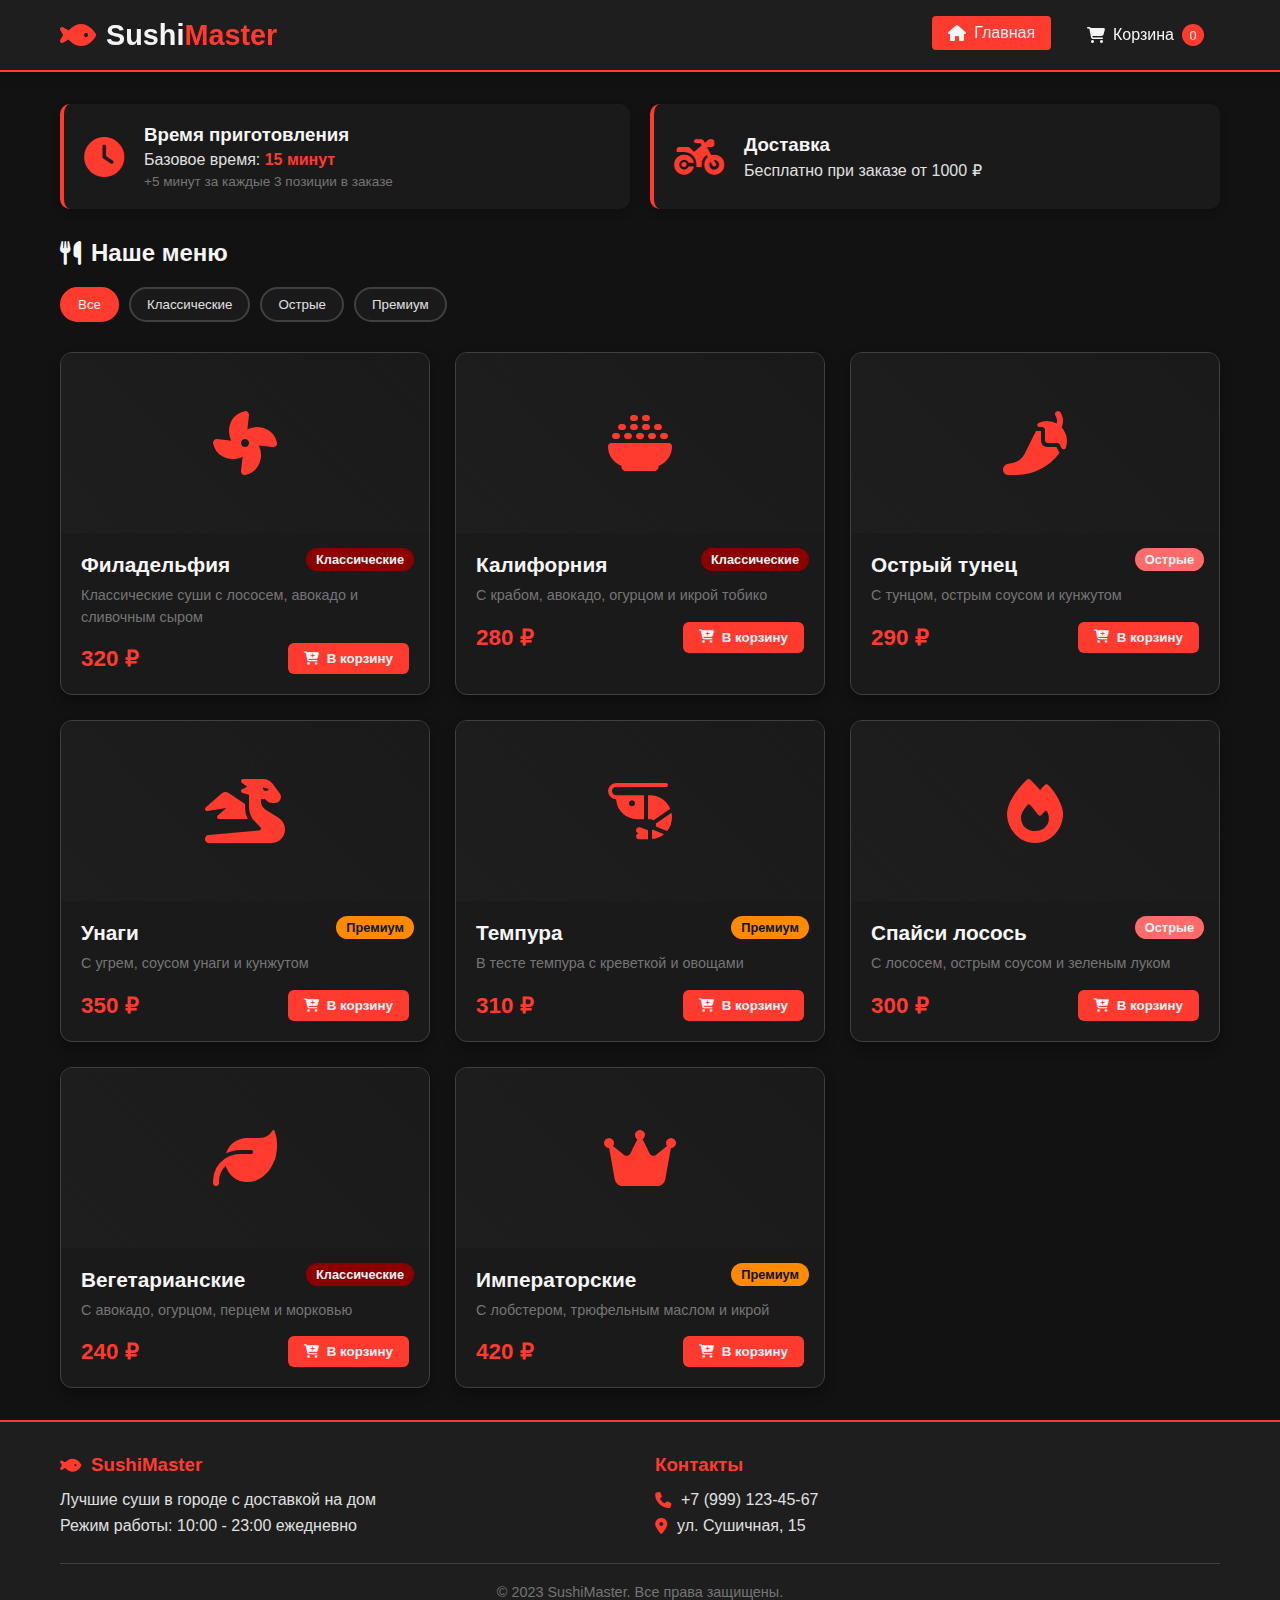
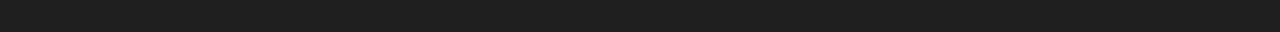
<file: index.html>
<!DOCTYPE html>
<html lang="ru">
<head>
    <meta charset="UTF-8">
    <meta name="viewport" content="width=device-width, initial-scale=1.0">
    <title>SushiMaster - Заказ суши с доставкой</title>
    <link rel="stylesheet" href="style.css">
    <link rel="stylesheet" href="https://cdnjs.cloudflare.com/ajax/libs/font-awesome/6.4.0/css/all.min.css">
</head>
<body>
    <!-- Шапка сайта -->
    <header>
        <div class="container">
            <div class="header-content">
                <div class="logo">
                    <i class="fas fa-fish"></i>
                    <h1>Sushi<span>Master</span></h1>
                </div>
                <nav>
                    <ul class="nav-links">
                        <li><a href="index.html" class="active"><i class="fas fa-home"></i> Главная</a></li>
                        <li><a href="cart.html"><i class="fas fa-shopping-cart"></i> Корзина <span id="cart-count">0</span></a></li>
                    </ul>
                </nav>
            </div>
        </div>
    </header>

    <!-- Основной контент -->
    <main>
        <div class="container">
            <!-- Баннер с информацией о времени -->
            <section class="info-banner">
                <div class="time-info">
                    <i class="fas fa-clock" style="color: #ff3b30;"></i>
                    <div>
                        <h3>Время приготовления</h3>
                        <p id="prep-time">Базовое время: <span>15 минут</span></p>
                        <p class="small-text">+5 минут за каждые 3 позиции в заказе</p>
                    </div>
                </div>
                <div class="delivery-info">
                    <i class="fas fa-motorcycle" style="color: #ff3b30;"></i>
                    <div>
                        <h3>Доставка</h3>
                        <p>Бесплатно при заказе от 1000 ₽</p>
                    </div>
                </div>
            </section>

            <!-- Меню суши -->
            <section class="menu-section">
                <h2><i class="fas fa-utensils"></i> Наше меню</h2>
                <div class="filters">
                    <button class="filter-btn active" data-category="all">Все</button>
                    <button class="filter-btn" data-category="classic">Классические</button>
                    <button class="filter-btn" data-category="spicy">Острые</button>
                    <button class="filter-btn" data-category="premium">Премиум</button>
                </div>

                <div class="menu-grid" id="menu-items">
                    <!-- Суши будут добавлены через JavaScript -->
                </div>
            </section>
        </div>
    </main>

    <!-- Футер -->
    <footer>
        <div class="container">
            <div class="footer-content">
                <div class="footer-info">
                    <h3><i class="fas fa-fish"></i> SushiMaster</h3>
                    <p>Лучшие суши в городе с доставкой на дом</p>
                    <p>Режим работы: 10:00 - 23:00 ежедневно</p>
                </div>
                <div class="footer-contact">
                    <h3>Контакты</h3>
                    <p><i class="fas fa-phone"></i> +7 (999) 123-45-67</p>
                    <p><i class="fas fa-map-marker-alt"></i> ул. Сушичная, 15</p>
                </div>
            </div>
            <p class="copyright">&copy; 2023 SushiMaster. Все права защищены.</p>
        </div>
    </footer>

    <!-- Модальное окно для подтверждения добавления в корзину -->
    <div class="modal" id="success-modal">
        <div class="modal-content">
            <span class="close-modal">&times;</span>
            <div class="modal-body">
                <i class="fas fa-check-circle success-icon"></i>
                <h3>Товар добавлен в корзину!</h3>
                <p>Вы можете продолжить выбор или перейти к оформлению заказа.</p>
                <div class="modal-buttons">
                    <button class="btn continue-btn">Продолжить</button>
                    <a href="cart.html" class="btn cart-link">Перейти в корзину</a>
                </div>
            </div>
        </div>
    </div>

    <script src="script.js"></script>
</body>
</html>
</file>
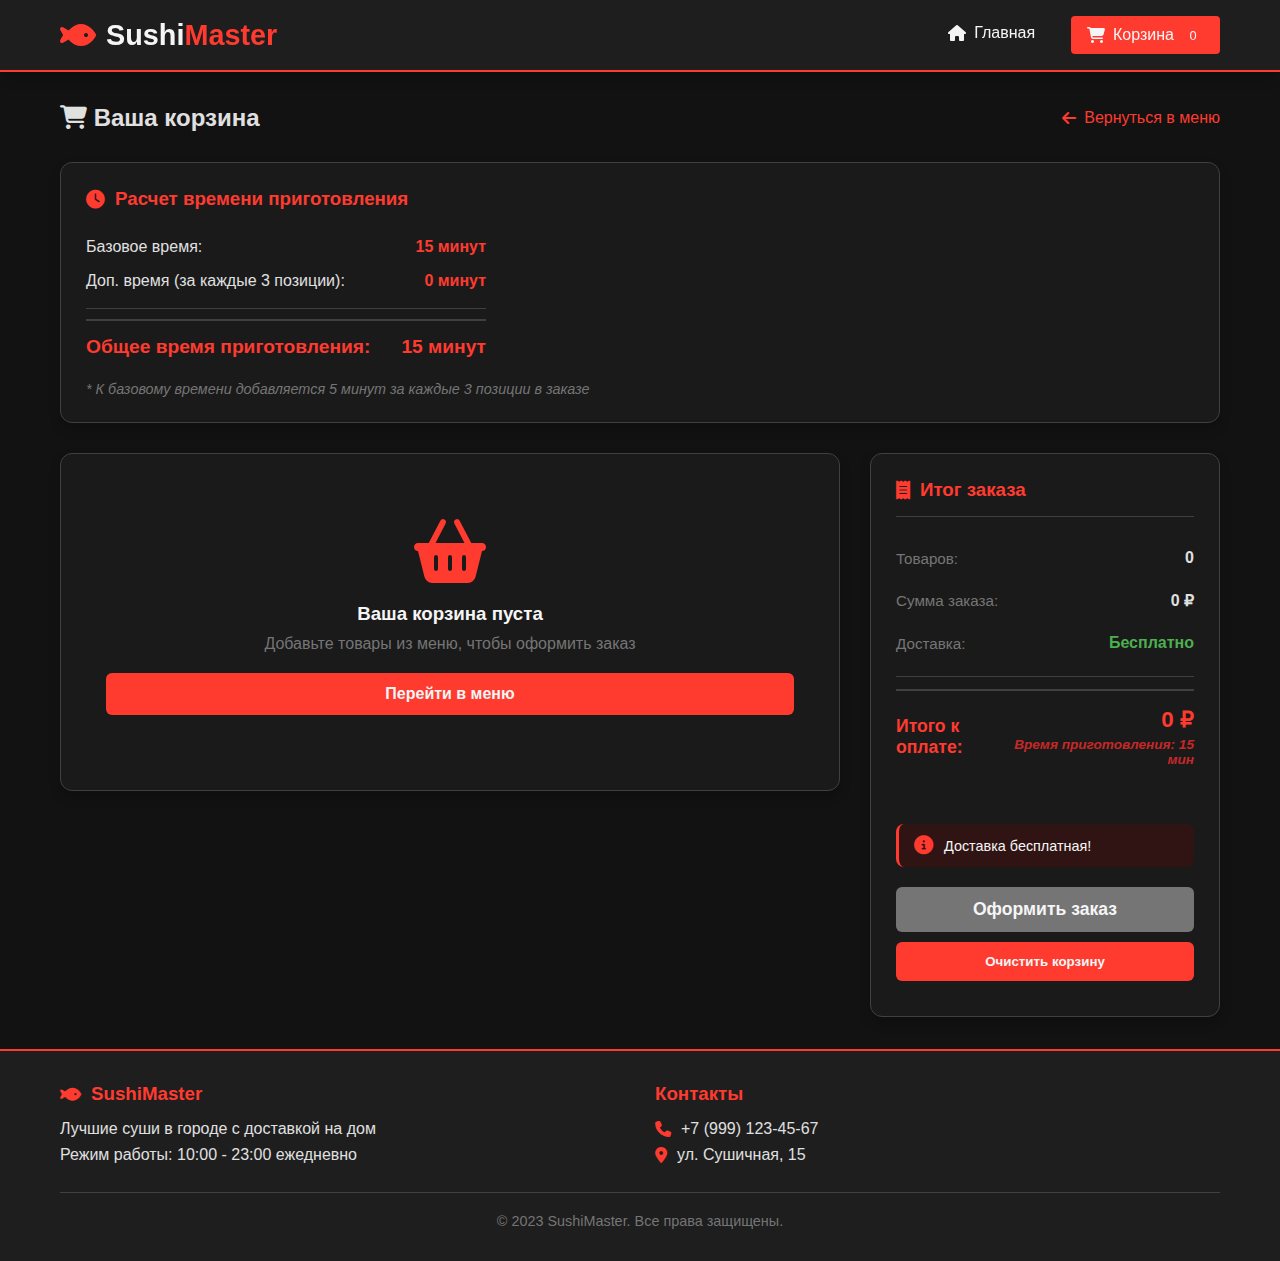
<file: cart.html>
<!DOCTYPE html>
<html lang="ru">
<head>
    <meta charset="UTF-8">
    <meta name="viewport" content="width=device-width, initial-scale=1.0">
    <title>Корзина заказов - SushiMaster</title>
    <link rel="stylesheet" href="style.css">
    <link rel="stylesheet" href="https://cdnjs.cloudflare.com/ajax/libs/font-awesome/6.4.0/css/all.min.css">
</head>
<body>
    <!-- Шапка сайта -->
    <header>
        <div class="container">
            <div class="header-content">
                <div class="logo">
                    <i class="fas fa-fish"></i>
                    <h1>Sushi<span>Master</span></h1>
                </div>
                <nav>
                    <ul class="nav-links">
                        <li><a href="index.html"><i class="fas fa-home"></i> Главная</a></li>
                        <li><a href="cart.html" class="active"><i class="fas fa-shopping-cart"></i> Корзина <span id="cart-count">0</span></a></li>
                    </ul>
                </nav>
            </div>
        </div>
    </header>

    <!-- Основной контент -->
    <main>
        <div class="container">
            <div class="cart-header">
                <h2><i class="fas fa-shopping-cart"></i> Ваша корзина</h2>
                <a href="index.html" class="back-link"><i class="fas fa-arrow-left"></i> Вернуться в меню</a>
            </div>

            <!-- Информация о времени приготовления -->
            <div class="preparation-time">
                <div class="time-card">
                    <h3><i class="fas fa-clock" style="color: #ff3b30;"></i> Расчет времени приготовления</h3>
                    <div class="time-details">
                        <div class="time-item">
                            <span>Базовое время:</span>
                            <span class="time-value">15 минут</span>
                        </div>
                        <div class="time-item">
                            <span>Доп. время (за каждые 3 позиции):</span>
                            <span class="time-value" id="additional-time">0 минут</span>
                        </div>
                        <div class="time-divider"></div>
                        <div class="time-item total-time">
                            <span>Общее время приготовления:</span>
                            <span class="time-value" id="total-time">15 минут</span>
                        </div>
                    </div>
                    <p class="time-note">* К базовому времени добавляется 5 минут за каждые 3 позиции в заказе</p>
                </div>
            </div>

            <!-- Содержимое корзины -->
            <div class="cart-container">
                <div class="cart-items">
                    <div class="cart-items-content" id="cart-items-content">
                        <!-- Товары будут добавлены через JavaScript -->
                        <div class="empty-cart" id="empty-cart">
                            <i class="fas fa-shopping-basket"></i>
                            <h3>Ваша корзина пуста</h3>
                            <p>Добавьте товары из меню, чтобы оформить заказ</p>
                            <a href="index.html" class="btn">Перейти в меню</a>
                        </div>
                    </div>
                </div>

                <!-- Итоговая информация о заказе -->
                <div class="order-summary">
                    <h3><i class="fas fa-receipt" style="color: #ff3b30;"></i> Итог заказа</h3>
                    <div class="summary-details">
                        <div class="summary-item">
                            <span>Товаров:</span>
                            <span id="total-items">0</span>
                        </div>
                        <div class="summary-item">
                            <span>Сумма заказа:</span>
                            <span id="order-sum">0 ₽</span>
                        </div>
                        <div class="summary-item">
                            <span>Доставка:</span>
                            <span id="delivery-cost">200 ₽</span>
                        </div>
                        <div class="summary-divider"></div>
                        <div class="summary-item total">
                            <span>Итого к оплате:</span>
                            <span>
                                <div class="total-amount" id="total-amount">0 ₽</div>
                                <div class="cooking-time" id="cooking-time">Время приготовления: 15 мин</div>
                            </span>
                        </div>
                    </div>
                    <div class="delivery-note" id="delivery-note">
                        <i class="fas fa-info-circle"></i>
                        <p>Добавьте товаров на 1000 ₽ для бесплатной доставки</p>
                    </div>
                    <button class="btn checkout-btn" id="checkout-btn" disabled>Оформить заказ</button>
                    <button class="btn clear-btn" id="clear-cart">Очистить корзину</button>
                </div>
            </div>
        </div>
    </main>

    <!-- Футер -->
    <footer>
        <div class="container">
            <div class="footer-content">
                <div class="footer-info">
                    <h3><i class="fas fa-fish"></i> SushiMaster</h3>
                    <p>Лучшие суши в городе с доставкой на дом</p>
                    <p>Режим работы: 10:00 - 23:00 ежедневно</p>
                </div>
                <div class="footer-contact">
                    <h3>Контакты</h3>
                    <p><i class="fas fa-phone"></i> +7 (999) 123-45-67</p>
                    <p><i class="fas fa-map-marker-alt"></i> ул. Сушичная, 15</p>
                </div>
            </div>
            <p class="copyright">&copy; 2023 SushiMaster. Все права защищены.</p>
        </div>
    </footer>

    <script src="script.js"></script>
</body>
</html>
</file>
<file: style.css>
/* Общие стили */
* {
    margin: 0;
    padding: 0;
    box-sizing: border-box;
    font-family: 'Segoe UI', Tahoma, Geneva, Verdana, sans-serif;
}

:root {
    --primary: #ff3b30;
    --secondary: #8b0000;
    --dark: #121212;
    --dark-light: #1e1e1e;
    --light: #f5f5f5;
    --accent: #c62828;
    --gray: #757575;
    --light-gray: #2a2a2a;
    --border: #404040;
    --card-bg: #1a1a1a;
    --text-light: #e0e0e0;
    --text-dark: #121212;
}

body {
    background-color: var(--dark);
    color: var(--text-light);
    min-height: 100vh;
    display: flex;
    flex-direction: column;
}

.container {
    width: 100%;
    max-width: 1200px;
    margin: 0 auto;
    padding: 0 20px;
}

/* Шапка сайта */
header {
    background-color: var(--dark-light);
    color: var(--light);
    padding: 1rem 0;
    box-shadow: 0 4px 12px rgba(0, 0, 0, 0.3);
    position: sticky;
    top: 0;
    z-index: 100;
    border-bottom: 2px solid var(--primary);
}

.header-content {
    display: flex;
    justify-content: space-between;
    align-items: center;
}

.logo {
    display: flex;
    align-items: center;
    gap: 10px;
}

.logo i {
    font-size: 2rem;
    color: var(--primary);
}

.logo h1 {
    font-size: 1.8rem;
    font-weight: 700;
    color: var(--light);
}

.logo span {
    color: var(--primary);
}

.nav-links {
    display: flex;
    list-style: none;
    gap: 20px;
}

.nav-links a {
    color: var(--light);
    text-decoration: none;
    font-weight: 500;
    padding: 8px 16px;
    border-radius: 4px;
    transition: all 0.3s ease;
    display: flex;
    align-items: center;
    gap: 8px;
}

.nav-links a:hover, .nav-links a.active {
    background-color: rgba(255, 59, 48, 0.1);
}

.nav-links a.active {
    background-color: var(--primary);
    color: var(--light);
}

#cart-count {
    background-color: var(--primary);
    color: var(--light);
    border-radius: 50%;
    width: 22px;
    height: 22px;
    display: inline-flex;
    align-items: center;
    justify-content: center;
    font-size: 0.8rem;
}

/* Основной контент */
main {
    flex: 1;
    padding: 2rem 0;
}

/* Баннер с информацией */
.info-banner {
    display: grid;
    grid-template-columns: repeat(auto-fit, minmax(300px, 1fr));
    gap: 20px;
    margin-bottom: 30px;
}

.time-info, .delivery-info {
    background-color: var(--card-bg);
    border-radius: 10px;
    padding: 20px;
    display: flex;
    align-items: center;
    gap: 20px;
    box-shadow: 0 4px 8px rgba(0, 0, 0, 0.2);
    border-left: 4px solid var(--primary);
}

.time-info i, .delivery-info i {
    font-size: 2.5rem;
    color: var(--primary);
}

.time-info h3, .delivery-info h3 {
    color: var(--light);
    margin-bottom: 5px;
}

.small-text {
    font-size: 0.85rem;
    color: var(--gray);
    margin-top: 5px;
}

#prep-time span {
    font-weight: 600;
    color: var(--primary);
}

/* Секция меню */
.menu-section h2 {
    color: var(--light);
    margin-bottom: 20px;
    display: flex;
    align-items: center;
    gap: 10px;
}

.filters {
    display: flex;
    flex-wrap: wrap;
    gap: 10px;
    margin-bottom: 30px;
}

.filter-btn {
    padding: 8px 16px;
    border: 2px solid var(--border);
    background-color: var(--card-bg);
    color: var(--text-light);
    border-radius: 30px;
    cursor: pointer;
    font-weight: 500;
    transition: all 0.3s ease;
}

.filter-btn:hover, .filter-btn.active {
    background-color: var(--primary);
    color: var(--light);
    border-color: var(--primary);
}

/* Сетка меню */
.menu-grid {
    display: grid;
    grid-template-columns: repeat(auto-fill, minmax(280px, 1fr));
    gap: 25px;
}

.menu-item {
    background-color: var(--card-bg);
    border-radius: 12px;
    overflow: hidden;
    box-shadow: 0 6px 12px rgba(0, 0, 0, 0.3);
    transition: transform 0.3s ease, box-shadow 0.3s ease;
    border: 1px solid var(--border);
}

.menu-item:hover {
    transform: translateY(-5px);
    box-shadow: 0 10px 20px rgba(255, 59, 48, 0.2);
    border-color: var(--primary);
}

.menu-item-img {
    height: 180px;
    width: 100%;
    background: linear-gradient(45deg, var(--dark-light), var(--card-bg));
    display: flex;
    align-items: center;
    justify-content: center;
    color: var(--primary);
    font-size: 4rem;
}

.menu-item-content {
    padding: 20px;
    position: relative;
}

.menu-item-title {
    font-size: 1.3rem;
    font-weight: 600;
    color: var(--light);
    margin-bottom: 8px;
}

.menu-item-description {
    color: var(--gray);
    font-size: 0.9rem;
    margin-bottom: 15px;
    line-height: 1.5;
}

.menu-item-footer {
    display: flex;
    justify-content: space-between;
    align-items: center;
}

.menu-item-price {
    font-size: 1.4rem;
    font-weight: 700;
    color: var(--primary);
}

.add-to-cart-btn {
    background-color: var(--primary);
    color: var(--light);
    border: none;
    border-radius: 6px;
    padding: 8px 16px;
    cursor: pointer;
    font-weight: 600;
    transition: all 0.3s ease;
    display: flex;
    align-items: center;
    gap: 8px;
}

.add-to-cart-btn:hover {
    background-color: var(--secondary);
    transform: scale(1.05);
}

.category-badge {
    position: absolute;
    top: 15px;
    right: 15px;
    padding: 4px 10px;
    border-radius: 20px;
    font-size: 0.8rem;
    font-weight: 600;
}

.category-classic {
    background-color: var(--secondary);
    color: var(--light);
}

.category-spicy {
    background-color: #ff6b6b;
    color: var(--light);
}

.category-premium {
    background-color: #ff8a00;
    color: var(--dark);
}

/* Страница корзины */
.cart-header {
    display: flex;
    justify-content: space-between;
    align-items: center;
    margin-bottom: 30px;
    flex-wrap: wrap;
    gap: 15px;
}

.back-link {
    color: var(--primary);
    text-decoration: none;
    font-weight: 500;
    display: flex;
    align-items: center;
    gap: 8px;
}

.back-link:hover {
    text-decoration: underline;
    color: #ff6b6b;
}

.preparation-time {
    margin-bottom: 30px;
}

.time-card {
    background-color: var(--card-bg);
    border-radius: 12px;
    padding: 25px;
    box-shadow: 0 6px 12px rgba(0, 0, 0, 0.2);
    border: 1px solid var(--border);
}

.time-card h3 {
    color: var(--primary);
    margin-bottom: 20px;
    display: flex;
    align-items: center;
    gap: 10px;
}

.time-details {
    max-width: 400px;
}

.time-item {
    display: flex;
    justify-content: space-between;
    padding: 8px 0;
    color: var(--text-light);
}

.time-item.total-time {
    font-weight: 700;
    font-size: 1.2rem;
    color: var(--primary);
    border-top: 2px solid var(--border);
    margin-top: 10px;
    padding-top: 15px;
}

.time-value {
    font-weight: 600;
    color: var(--primary);
}

.time-divider {
    height: 1px;
    background-color: var(--border);
    margin: 10px 0;
}

.time-note {
    font-size: 0.9rem;
    color: var(--gray);
    margin-top: 15px;
    font-style: italic;
}

/* Контейнер корзины - выравнивание по высоте */
.cart-container {
    display: grid;
    grid-template-columns: 1fr 350px;
    gap: 30px;
    align-items: start;
}

@media (max-width: 992px) {
    .cart-container {
        grid-template-columns: 1fr;
    }
}

.cart-items {
    background-color: var(--card-bg);
    border-radius: 12px;
    padding: 25px;
    box-shadow: 0 6px 12px rgba(0, 0, 0, 0.2);
    border: 1px solid var(--border);
    min-height: 300px;
    display: flex;
    flex-direction: column;
}

.cart-items-content {
    flex: 1;
}

.order-summary {
    background-color: var(--card-bg);
    border-radius: 12px;
    padding: 25px;
    box-shadow: 0 6px 12px rgba(0, 0, 0, 0.2);
    border: 1px solid var(--border);
    display: flex;
    flex-direction: column;
    height: 100%;
}

.order-summary h3 {
    color: var(--primary);
    margin-bottom: 20px;
    display: flex;
    align-items: center;
    gap: 10px;
    padding-bottom: 15px;
    border-bottom: 1px solid var(--border);
}

.summary-details {
    flex: 1;
    margin-bottom: 25px;
}

/* Исправленное выравнивание в итоге заказа */
.summary-item {
    display: flex;
    justify-content: space-between;
    align-items: center;
    padding: 12px 0;
    color: var(--text-light);
}

.summary-item span:first-child {
    color: var(--gray);
    font-size: 0.95rem;
    text-align: left;
}

.summary-item span:last-child {
    font-weight: 600;
    color: var(--text-light);
    text-align: right;
}

.summary-item.total {
    font-weight: 700;
    font-size: 1.3rem;
    color: var(--primary);
    border-top: 2px solid var(--border);
    margin-top: 10px;
    padding-top: 15px;
}

.summary-item.total span:first-child {
    color: var(--primary);
    font-size: 1.1rem;
}

.summary-item.total span:last-child {
    color: var(--primary);
    font-size: 1.4rem;
    display: flex;
    flex-direction: column;
    align-items: flex-end;
}

.total-amount {
    font-size: 1.4rem;
    font-weight: 700;
    color: var(--primary);
}

.cooking-time {
    font-size: 0.85rem;
    color: var(--accent);
    margin-top: 4px;
    font-style: italic;
}

.summary-divider {
    height: 1px;
    background-color: var(--border);
    margin: 12px 0;
}

/* Кнопки в блоке итогов */
.order-summary .btn {
    margin-top: auto;
}

.checkout-btn {
    font-size: 1.1rem;
    padding: 14px;
    font-weight: 700;
}

.clear-btn {
    padding: 12px;
    font-weight: 600;
    margin-top: 10px;
    background-color: transparent;
    color: var(--primary);
    border: 1px solid var(--primary);
}

.clear-btn:hover {
    background-color: rgba(255, 59, 48, 0.1);
}

/* Стиль для доставки */
#delivery-cost {
    color: var(--primary);
    font-weight: 700;
}

.delivery-note {
    background-color: rgba(139, 0, 0, 0.15);
    border-radius: 8px;
    padding: 12px 15px;
    margin: 20px 0;
    display: flex;
    align-items: center;
    gap: 10px;
    border-left: 3px solid var(--primary);
}

.delivery-note i {
    color: var(--primary);
    font-size: 1.2rem;
    min-width: 20px;
}

.delivery-note p {
    color: var(--light);
    font-size: 0.9rem;
    margin: 0;
}

/* Пустая корзина */
.empty-cart {
    text-align: center;
    padding: 40px 20px;
    flex: 1;
    display: flex;
    flex-direction: column;
    justify-content: center;
    align-items: center;
}

.empty-cart i {
    font-size: 4rem;
    color: var(--primary);
    margin-bottom: 20px;
}

.empty-cart h3 {
    color: var(--light);
    margin-bottom: 10px;
}

.empty-cart p {
    color: var(--gray);
    margin-bottom: 20px;
}

/* Элемент корзины */
.cart-item {
    display: grid;
    grid-template-columns: auto 1fr auto auto;
    align-items: center;
    gap: 20px;
    padding: 20px 0;
    border-bottom: 1px solid var(--border);
}

.cart-item:last-child {
    border-bottom: none;
}

.cart-item-img {
    width: 80px;
    height: 80px;
    background: linear-gradient(45deg, var(--dark-light), var(--card-bg));
    border-radius: 8px;
    display: flex;
    align-items: center;
    justify-content: center;
    color: var(--primary);
    font-size: 2rem;
}

.cart-item-info h4 {
    color: var(--light);
    margin-bottom: 5px;
}

.cart-item-category {
    font-size: 0.85rem;
    color: var(--gray);
    margin-bottom: 5px;
}

.cart-item-price {
    font-weight: 600;
    color: var(--primary);
}

.cart-item-quantity {
    display: flex;
    align-items: center;
    gap: 10px;
}

.quantity-btn {
    width: 32px;
    height: 32px;
    border-radius: 50%;
    border: 1px solid var(--border);
    background-color: var(--dark-light);
    color: var(--text-light);
    cursor: pointer;
    display: flex;
    align-items: center;
    justify-content: center;
    font-weight: 600;
    transition: all 0.2s ease;
}

.quantity-btn:hover {
    background-color: var(--primary);
    border-color: var(--primary);
    color: var(--light);
}

.quantity-value {
    font-weight: 600;
    color: var(--light);
    min-width: 30px;
    text-align: center;
}

.cart-item-total {
    font-weight: 700;
    color: var(--primary);
    min-width: 80px;
    text-align: right;
}

.remove-item {
    color: var(--primary);
    background: none;
    border: none;
    cursor: pointer;
    font-size: 1.2rem;
    margin-left: 15px;
    transition: all 0.2s ease;
}

.remove-item:hover {
    color: #ff6b6b;
    transform: scale(1.1);
}

/* Кнопки */
.btn {
    display: inline-block;
    padding: 12px 24px;
    background-color: var(--primary);
    color: var(--light);
    border: none;
    border-radius: 6px;
    cursor: pointer;
    font-weight: 600;
    text-decoration: none;
    text-align: center;
    transition: all 0.3s ease;
    width: 100%;
    margin-bottom: 10px;
}

.btn:hover {
    background-color: var(--secondary);
    transform: translateY(-2px);
    box-shadow: 0 4px 8px rgba(255, 59, 48, 0.3);
}

.checkout-btn:disabled {
    background-color: var(--gray);
    cursor: not-allowed;
    transform: none;
    box-shadow: none;
}

.checkout-btn:disabled:hover {
    background-color: var(--gray);
    transform: none;
    box-shadow: none;
}

/* Модальное окно */
.modal {
    display: none;
    position: fixed;
    top: 0;
    left: 0;
    width: 100%;
    height: 100%;
    background-color: rgba(0, 0, 0, 0.7);
    z-index: 1000;
    align-items: center;
    justify-content: center;
}

.modal-content {
    background-color: var(--card-bg);
    border-radius: 12px;
    width: 90%;
    max-width: 500px;
    padding: 30px;
    position: relative;
    animation: modalAppear 0.3s ease;
    border: 1px solid var(--primary);
    box-shadow: 0 10px 30px rgba(255, 59, 48, 0.2);
}

@keyframes modalAppear {
    from {
        opacity: 0;
        transform: translateY(-30px);
    }
    to {
        opacity: 1;
        transform: translateY(0);
    }
}

.close-modal {
    position: absolute;
    top: 15px;
    right: 15px;
    font-size: 1.5rem;
    cursor: pointer;
    color: var(--gray);
}

.close-modal:hover {
    color: var(--primary);
}

.modal-body {
    text-align: center;
    padding: 20px 0;
}

.success-icon {
    font-size: 4rem;
    color: #4CAF50;
    margin-bottom: 20px;
}

.modal-body h3 {
    color: var(--primary);
    margin-bottom: 10px;
}

.modal-body p {
    color: var(--gray);
    margin-bottom: 25px;
}

.modal-buttons {
    display: flex;
    gap: 15px;
}

.continue-btn {
    background-color: var(--dark-light);
    color: var(--light);
    border: 1px solid var(--border);
}

.continue-btn:hover {
    background-color: var(--border);
    color: var(--light);
}

.cart-link {
    background-color: var(--primary);
}

/* Футер */
footer {
    background-color: var(--dark-light);
    color: var(--light);
    padding: 2rem 0;
    margin-top: auto;
    border-top: 2px solid var(--primary);
}

.footer-content {
    display: grid;
    grid-template-columns: repeat(auto-fit, minmax(250px, 1fr));
    gap: 30px;
    margin-bottom: 20px;
}

.footer-info h3, .footer-contact h3 {
    color: var(--primary);
    margin-bottom: 15px;
    display: flex;
    align-items: center;
    gap: 10px;
}

.footer-info p, .footer-contact p {
    margin-bottom: 8px;
    display: flex;
    align-items: center;
    gap: 10px;
    color: var(--text-light);
}

.footer-info p i, .footer-contact p i {
    color: var(--primary);
}

.copyright {
    text-align: center;
    padding-top: 20px;
    border-top: 1px solid var(--border);
    color: var(--gray);
    font-size: 0.9rem;
}

/* Адаптивность */
@media (max-width: 768px) {
    .header-content {
        flex-direction: column;
        gap: 15px;
    }
    
    .nav-links {
        width: 100%;
        justify-content: center;
    }
    
    .info-banner {
        grid-template-columns: 1fr;
    }
    
    .menu-grid {
        grid-template-columns: repeat(auto-fill, minmax(250px, 1fr));
    }
    
    .cart-item {
        grid-template-columns: 1fr;
        text-align: center;
        gap: 15px;
    }
    
    .cart-item-img {
        margin: 0 auto;
    }
    
    .modal-buttons {
        flex-direction: column;
    }
}
</file>
